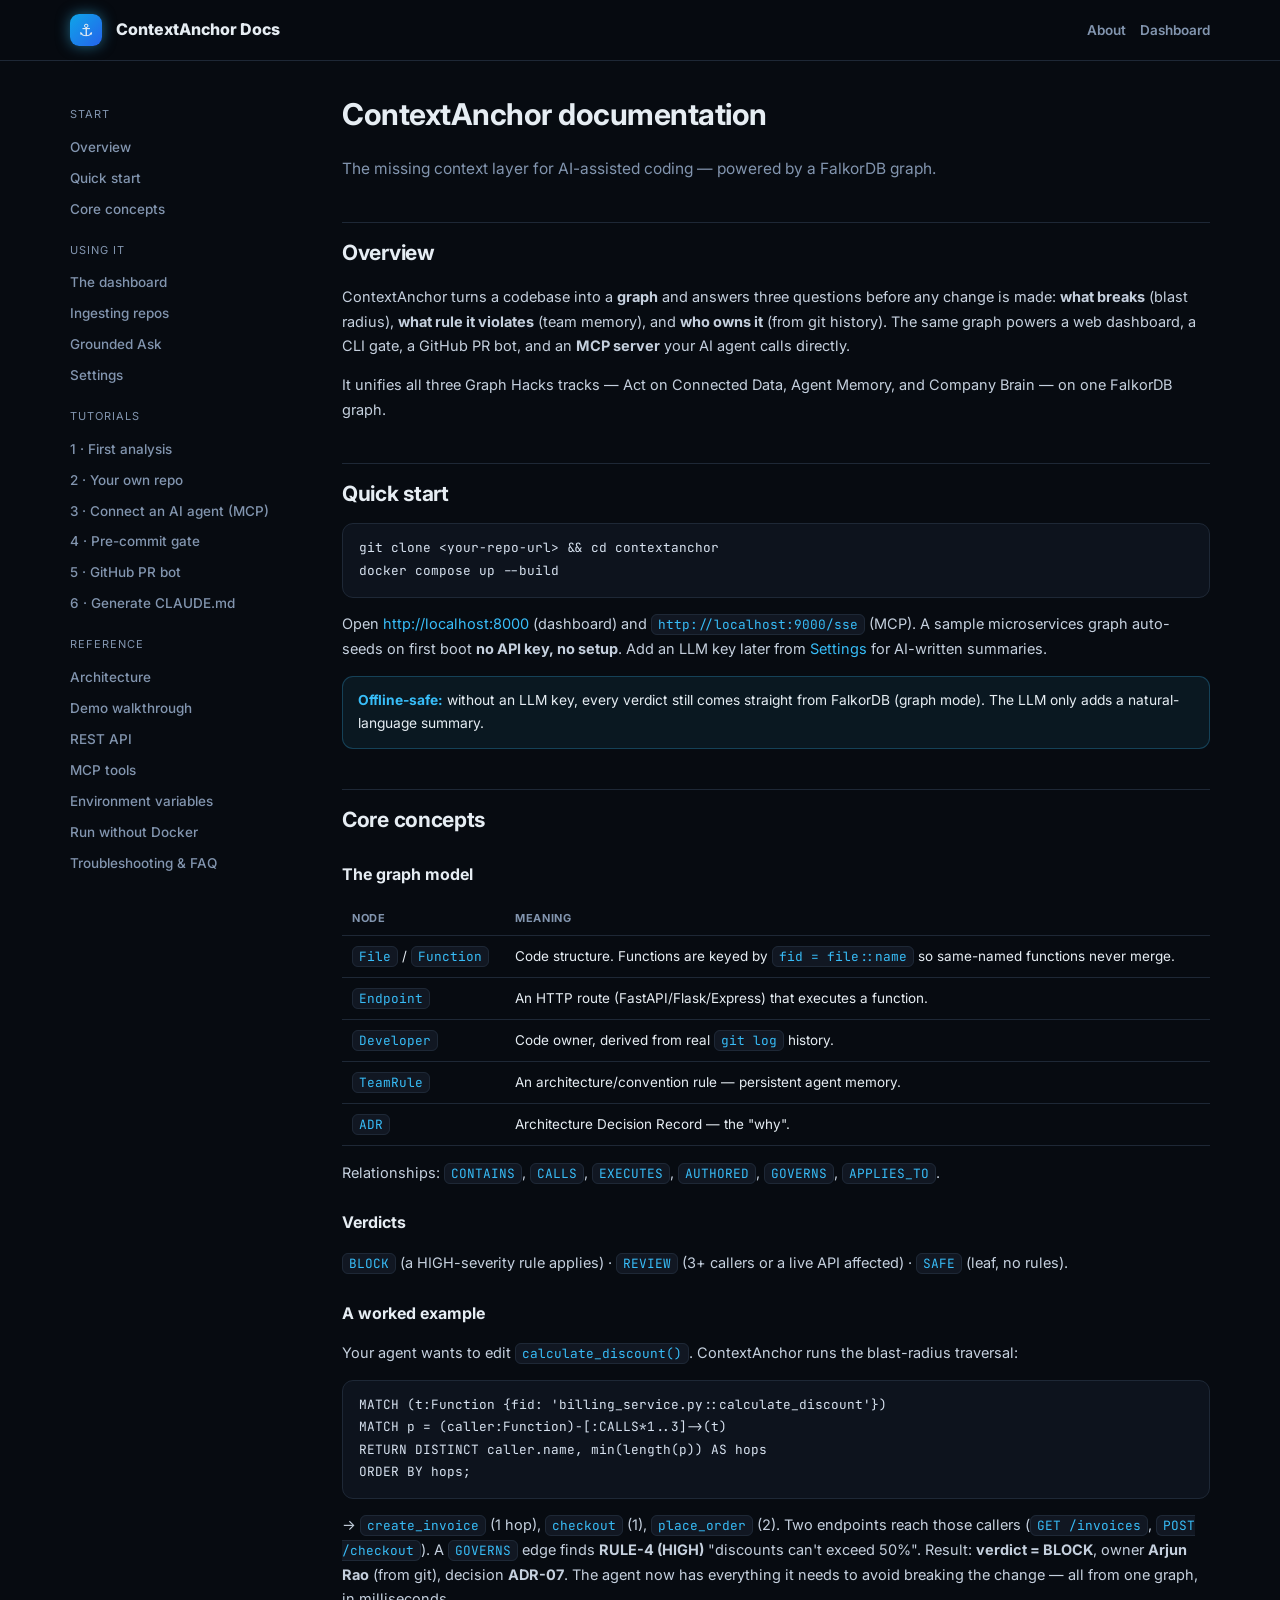
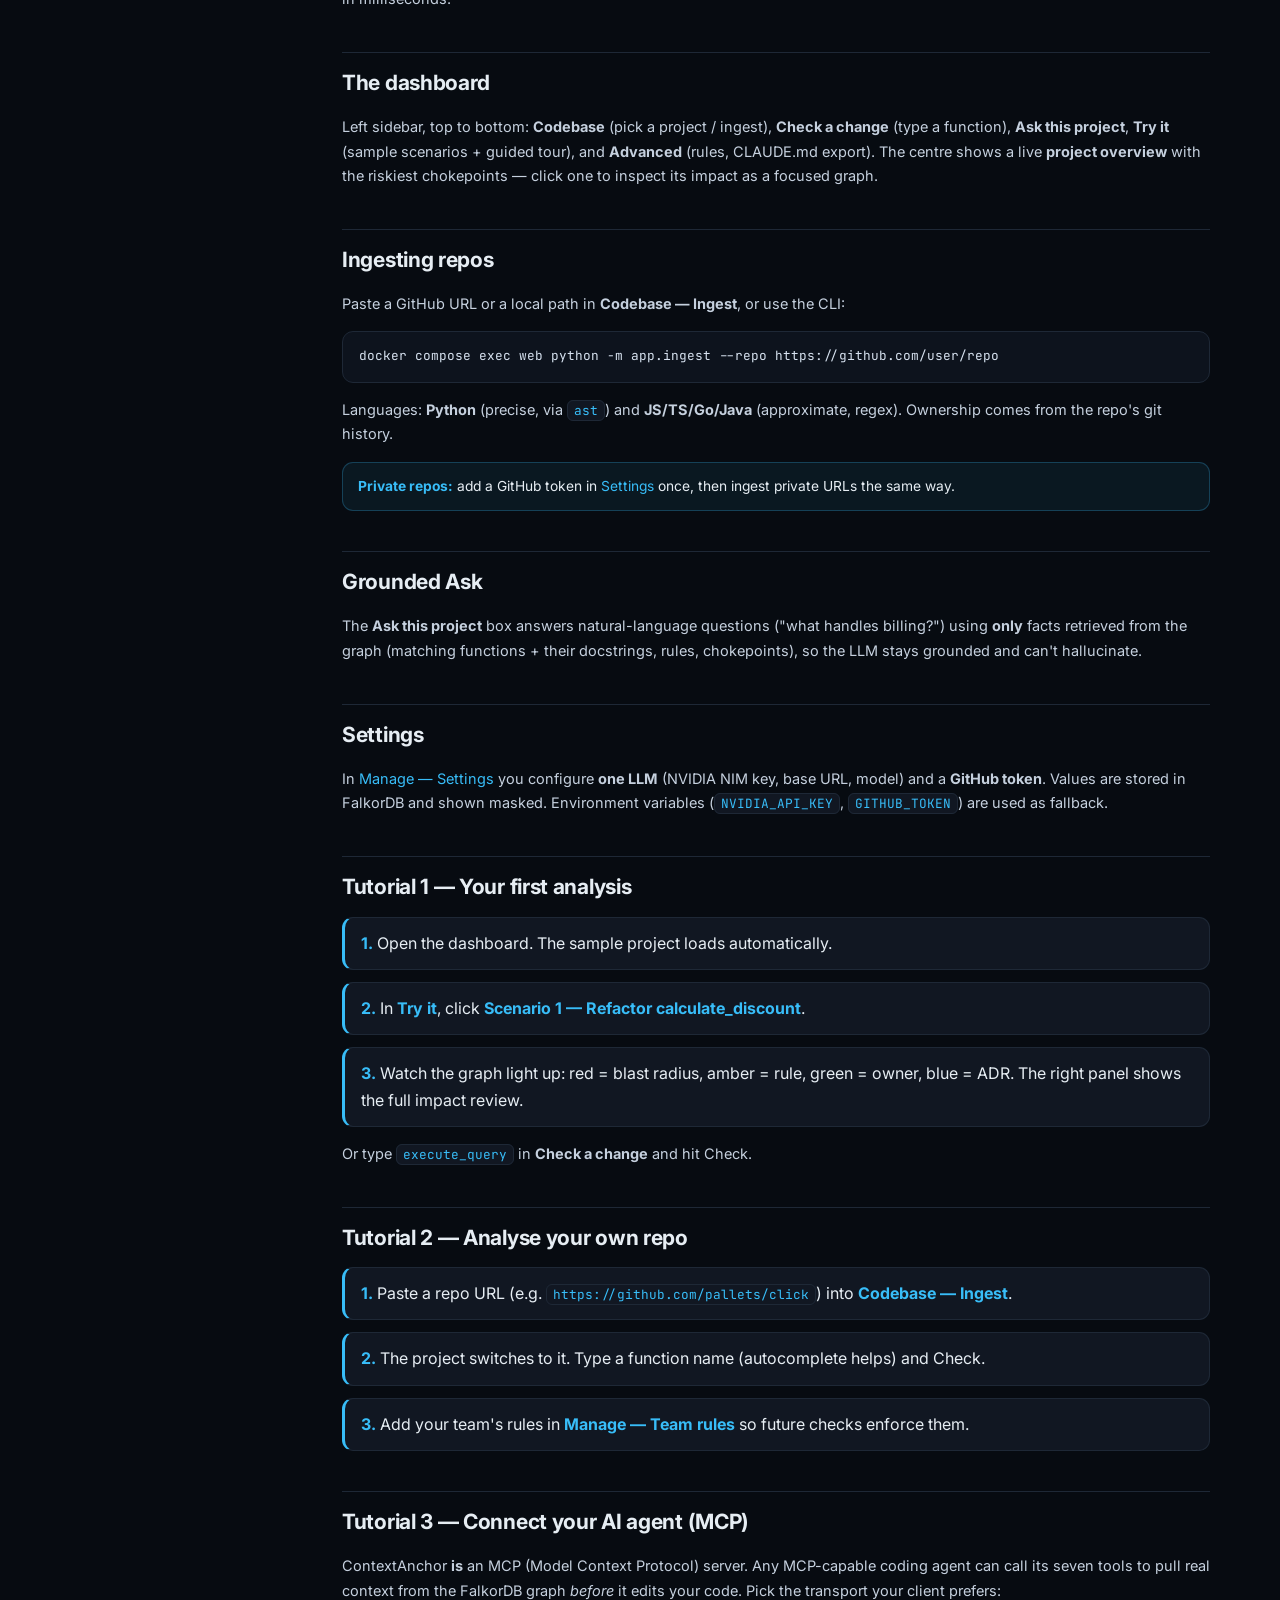
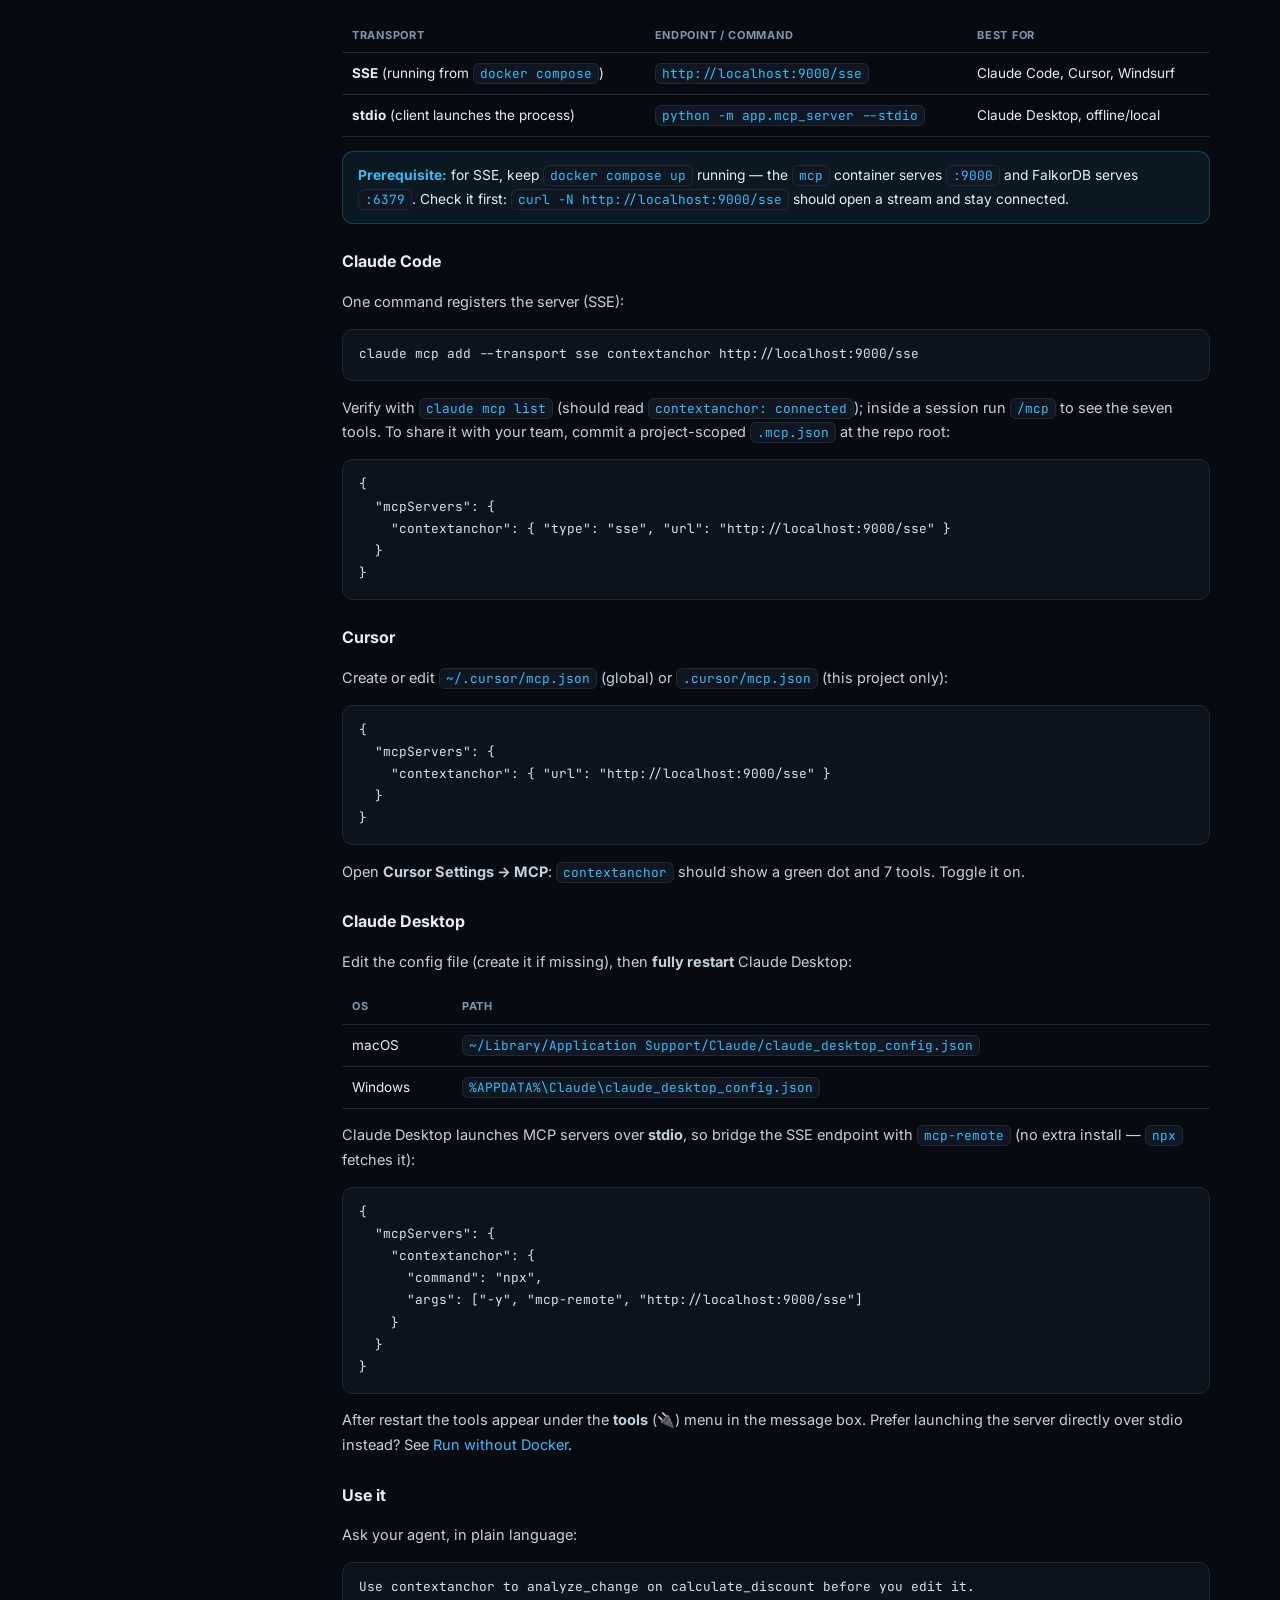
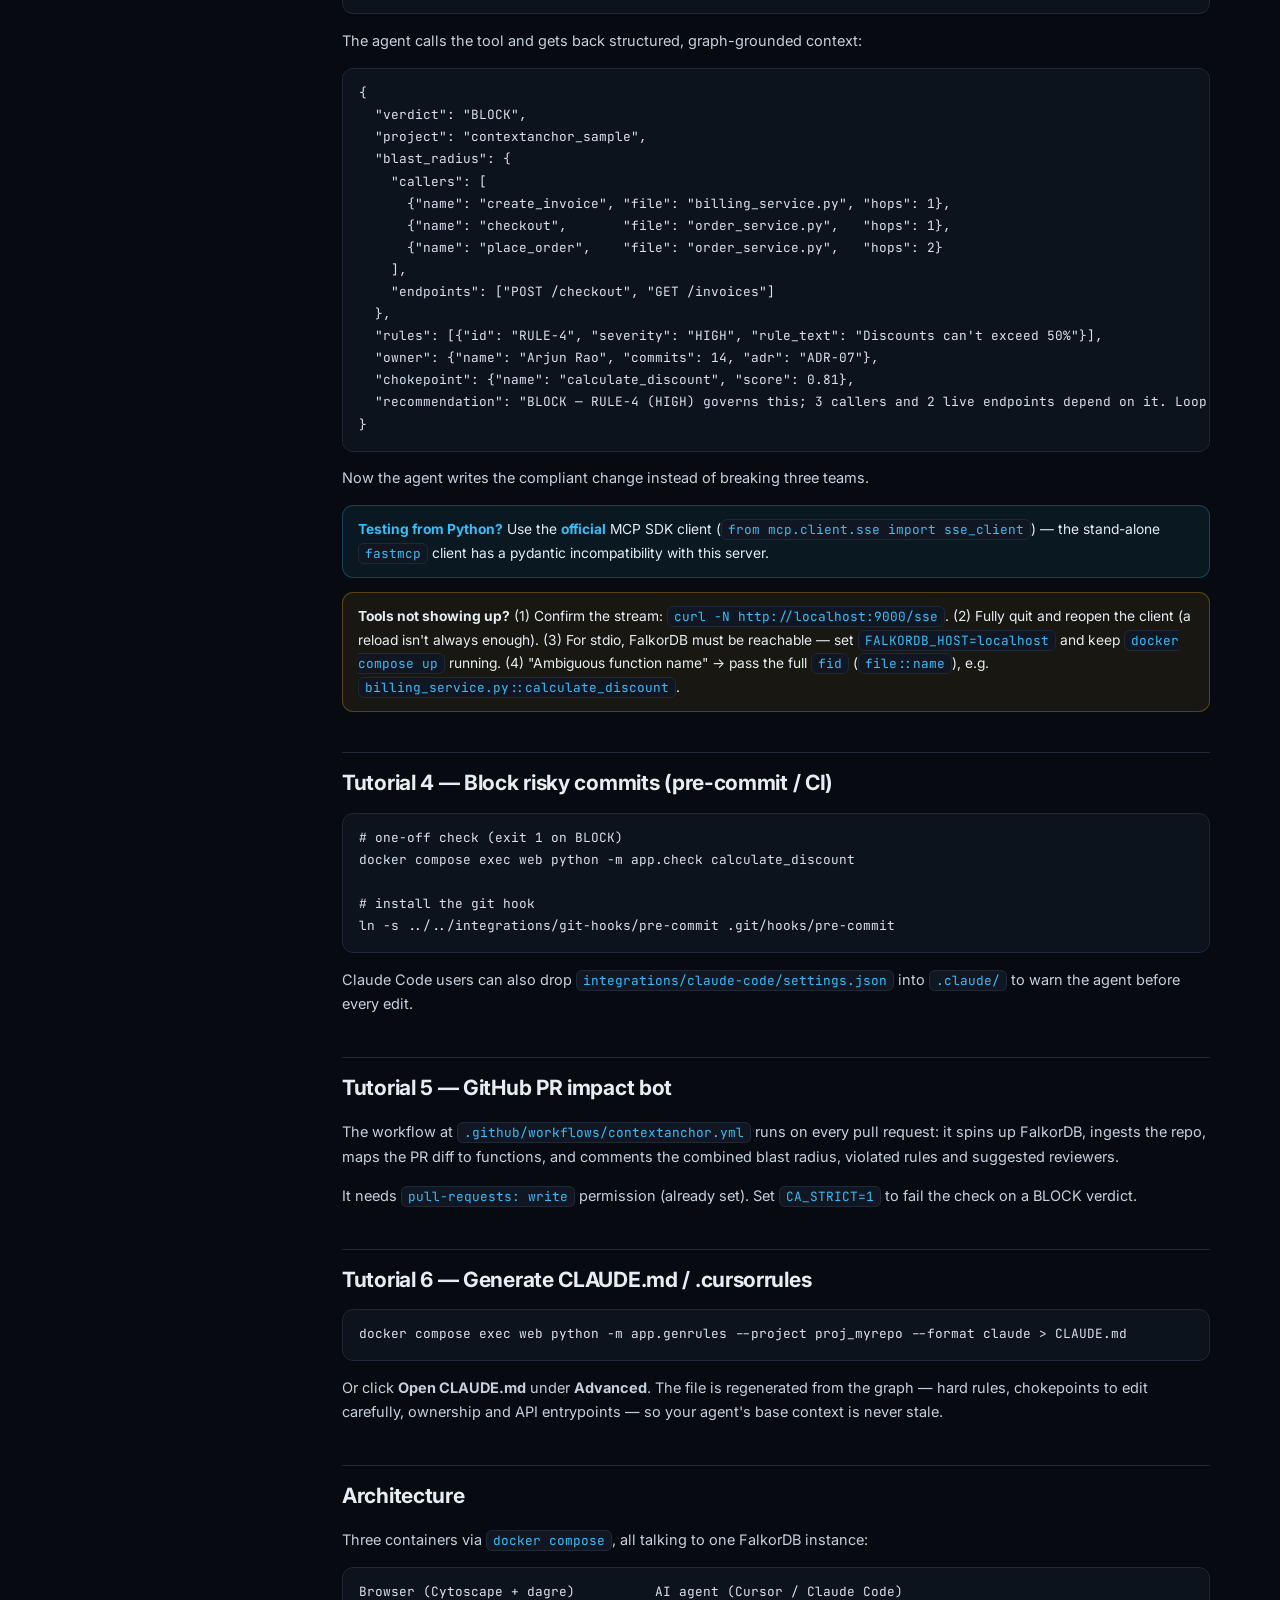
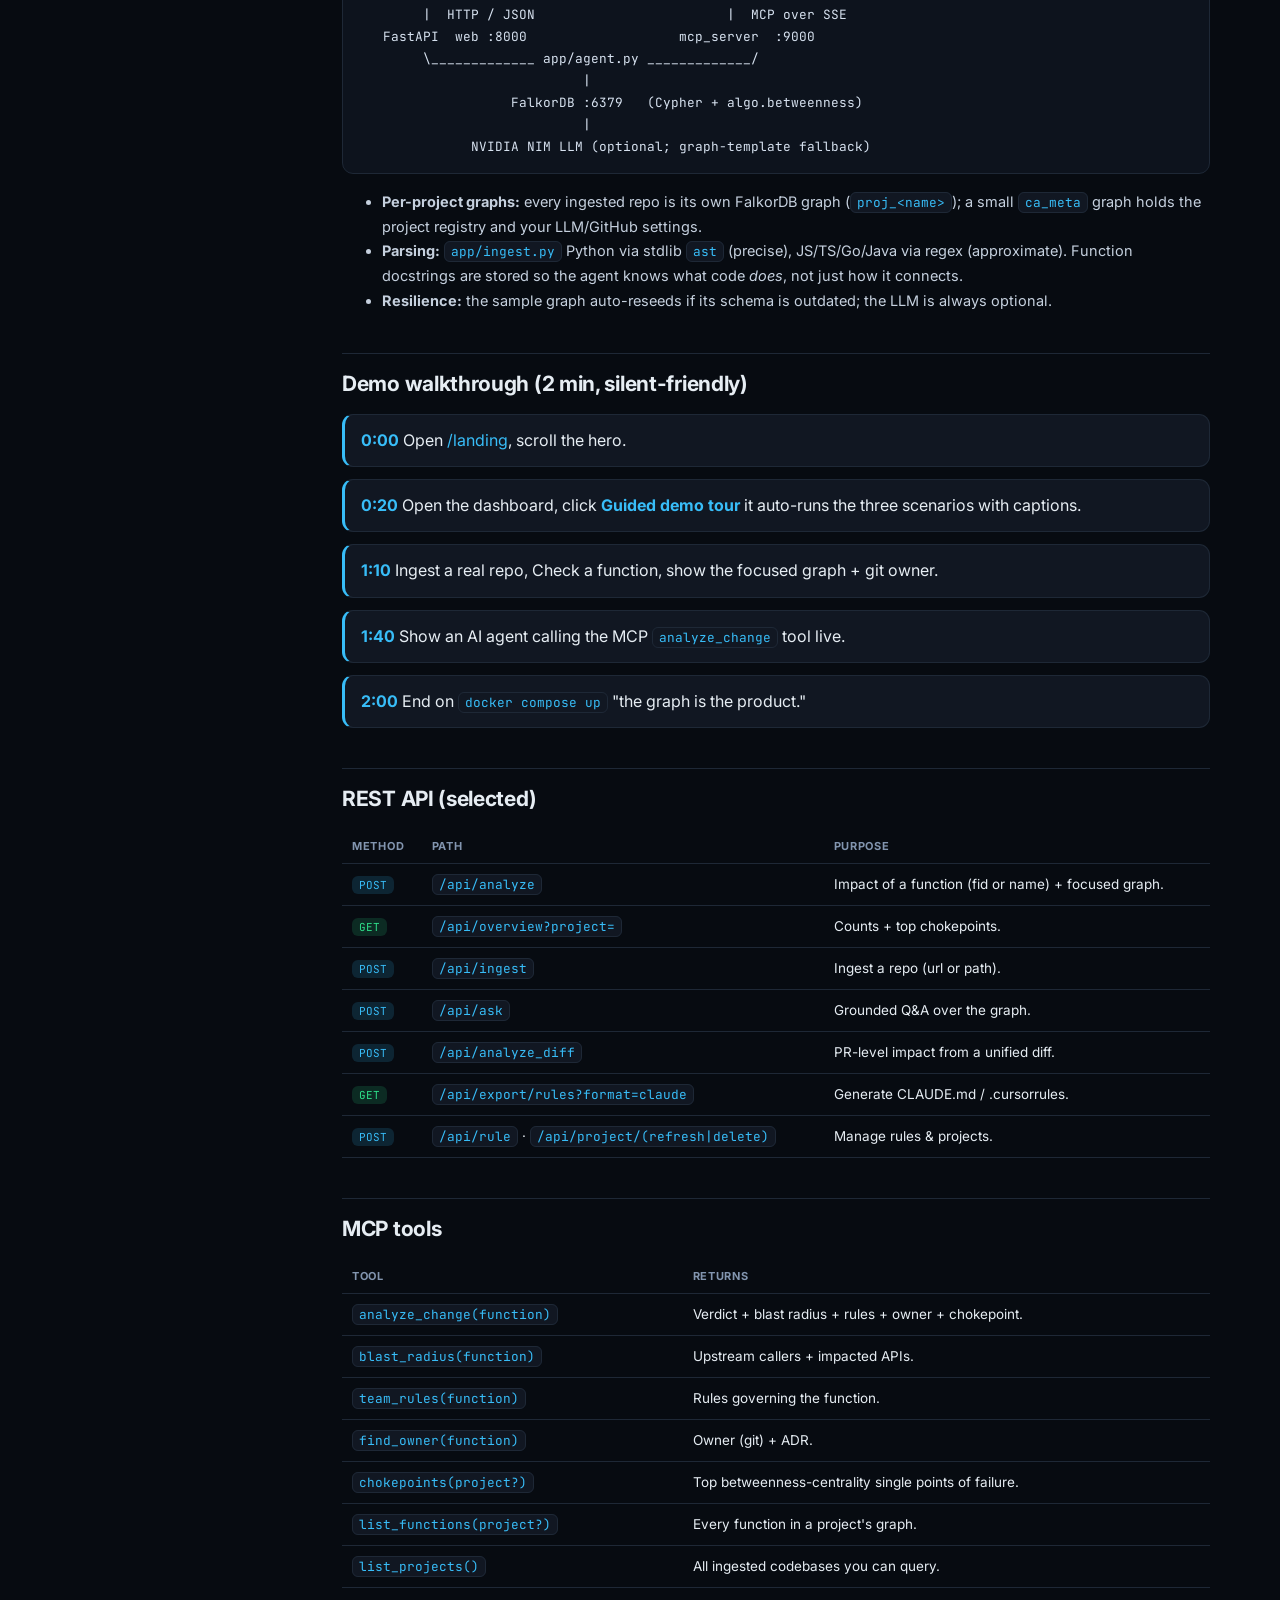
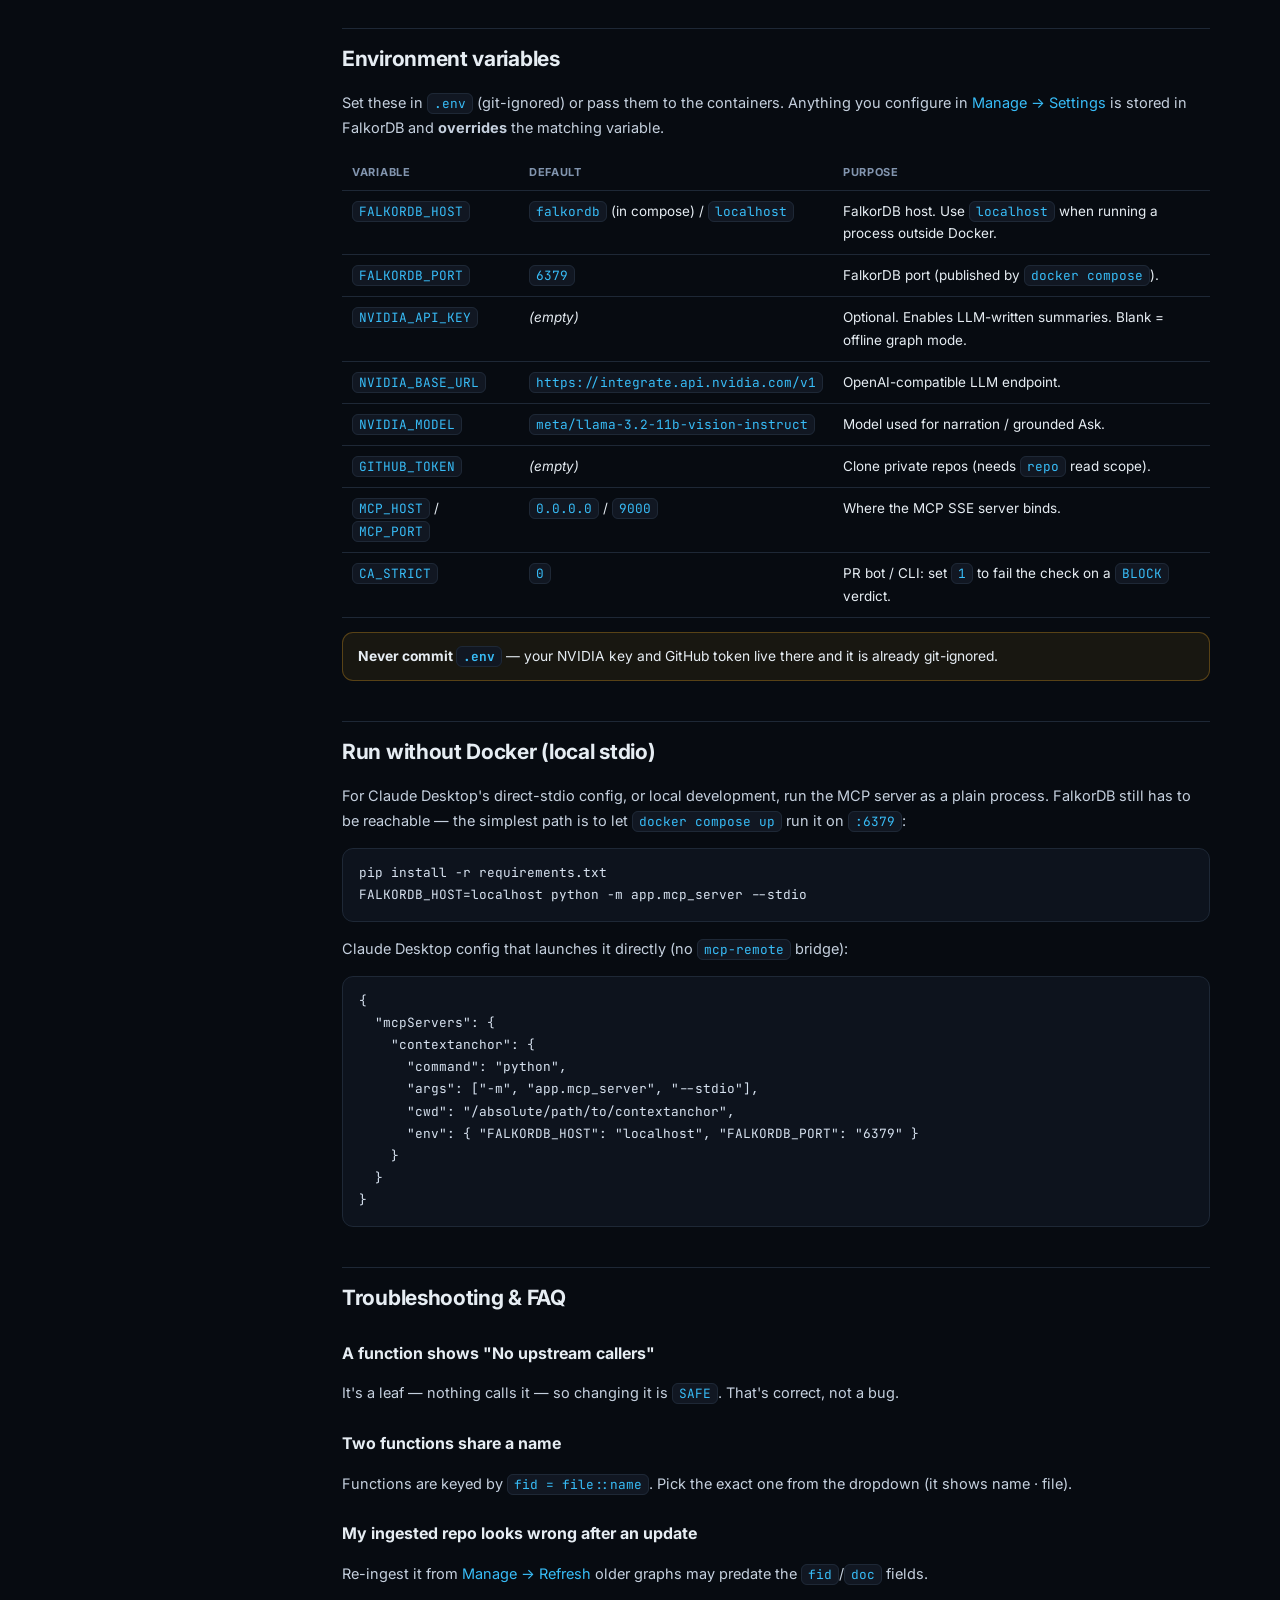
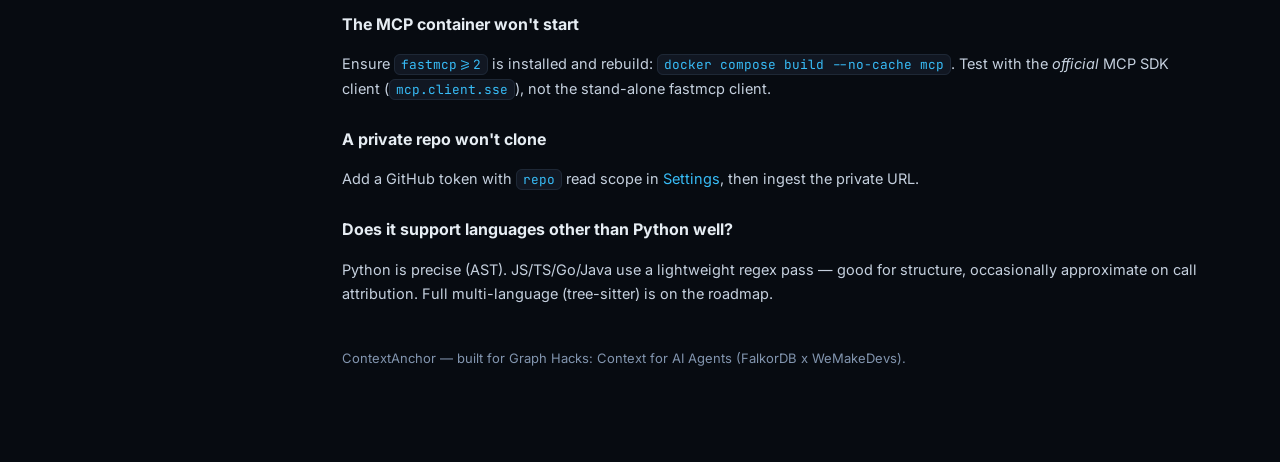
<file: app/static/docs.html>
<!doctype html>
<html lang="en">
<head>
<meta charset="utf-8" />
<meta name="viewport" content="width=device-width, initial-scale=1" />
<title>ContextAnchor — Docs & Tutorials</title>
<link rel="preconnect" href="https://fonts.googleapis.com">
<link href="https://fonts.googleapis.com/css2?family=Inter:wght@400;500;600;700;800&family=JetBrains+Mono:wght@400;600&display=swap" rel="stylesheet">
<style>
:root{--bg:#070b11;--panel:#111722;--panel2:#0d131d;--line:#1e2836;--txt:#e6edf3;--mut:#8295af;--acc:#38bdf8;--red:#ff3b5c;--amber:#ffb224;--green:#2fe08a;--mono:'JetBrains Mono',monospace}
*{box-sizing:border-box}html{scroll-behavior:smooth}
body{margin:0;background:var(--bg);color:var(--txt);font-family:'Inter',system-ui,sans-serif;line-height:1.7}
a{color:var(--acc);text-decoration:none}a:hover{text-decoration:underline}
nav{position:sticky;top:0;z-index:50;backdrop-filter:blur(10px);background:rgba(7,11,17,.74);border-bottom:1px solid var(--line)}
nav .inner{max-width:1180px;margin:0 auto;display:flex;align-items:center;gap:14px;height:60px;padding:0 20px}
.logo{width:32px;height:32px;display:grid;place-items:center;font-size:17px;background:linear-gradient(135deg,#0ea5e9,#2563eb);border-radius:9px;box-shadow:0 0 14px rgba(56,189,248,.5)}
.brand{font-weight:800;font-size:16px}nav .sp{flex:1}
nav a.link{color:var(--mut);font-weight:600;font-size:13.5px}
.layout{max-width:1180px;margin:0 auto;display:grid;grid-template-columns:238px 1fr;gap:34px;padding:28px 20px 80px}
aside{position:sticky;top:82px;align-self:start;height:max-content;font-size:13.5px}
aside .grp{font-size:11px;text-transform:uppercase;letter-spacing:1px;color:var(--mut);margin:16px 0 8px}
aside a{display:block;color:var(--mut);padding:4px 0;font-weight:500}
aside a:hover{color:var(--txt);text-decoration:none}
main{min-width:0}
h1{font-size:30px;letter-spacing:-.5px;margin:0 0 6px}
.lede{color:var(--mut);font-size:15.5px;margin-bottom:10px}
h2{font-size:21px;margin:40px 0 10px;padding-top:12px;border-top:1px solid var(--line);letter-spacing:-.3px}
h3{font-size:16px;margin:24px 0 6px}
p,li{color:#c5d0de;font-size:14.5px}
code{font-family:var(--mono);font-size:12.8px;background:var(--panel);border:1px solid var(--line);border-radius:6px;padding:1px 6px;color:var(--acc)}
pre{background:var(--panel2);border:1px solid var(--line);border-radius:11px;padding:14px 16px;overflow:auto;margin:12px 0}
pre code{background:none;border:none;padding:0;color:#d7e2f0;font-size:12.8px;line-height:1.6}
.note{background:rgba(56,189,248,.07);border:1px solid rgba(56,189,248,.25);border-radius:11px;padding:12px 15px;margin:14px 0;font-size:13.8px}
.note b{color:var(--acc)}
.warn{background:rgba(255,178,36,.07);border:1px solid rgba(255,178,36,.28);border-radius:11px;padding:12px 15px;margin:14px 0;font-size:13.8px}
.step{background:var(--panel);border:1px solid var(--line);border-left:3px solid var(--acc);border-radius:11px;padding:12px 16px;margin:12px 0}
.step b{color:var(--acc)}
table{width:100%;border-collapse:collapse;margin:12px 0;font-size:13.5px}
th{text-align:left;color:var(--mut);font-size:11px;text-transform:uppercase;letter-spacing:.7px;padding:8px 10px;border-bottom:1px solid var(--line)}
td{padding:9px 10px;border-bottom:1px solid var(--line);vertical-align:top}
td code{white-space:nowrap}
.pill{font-family:var(--mono);font-size:11px;padding:2px 7px;border-radius:6px}
.get{background:rgba(47,224,138,.15);color:var(--green)}.post{background:rgba(56,189,248,.15);color:var(--acc)}
@media(max-width:860px){.layout{grid-template-columns:1fr}aside{position:static}}
</style>
</head>
<body>
<nav><div class="inner">
  <div class="logo">⚓</div><div class="brand">ContextAnchor Docs</div>
  <div class="sp"></div>
  <a class="link" href="/landing">About</a>
  <a class="link" href="/">Dashboard</a>
</div></nav>

<div class="layout">
<aside>
  <div class="grp">Start</div>
  <a href="#overview">Overview</a>
  <a href="#quickstart">Quick start</a>
  <a href="#concepts">Core concepts</a>
  <div class="grp">Using it</div>
  <a href="#dashboard">The dashboard</a>
  <a href="#ingest">Ingesting repos</a>
  <a href="#ask">Grounded Ask</a>
  <a href="#settings">Settings</a>
  <div class="grp">Tutorials</div>
  <a href="#t-first">1 · First analysis</a>
  <a href="#t-repo">2 · Your own repo</a>
  <a href="#t-mcp">3 · Connect an AI agent (MCP)</a>
  <a href="#t-precommit">4 · Pre-commit gate</a>
  <a href="#t-prbot">5 · GitHub PR bot</a>
  <a href="#t-claudemd">6 · Generate CLAUDE.md</a>
  <div class="grp">Reference</div>
  <a href="#architecture">Architecture</a>
  <a href="#demo">Demo walkthrough</a>
  <a href="#api">REST API</a>
  <a href="#mcptools">MCP tools</a>
  <a href="#envvars">Environment variables</a>
  <a href="#nodocker">Run without Docker</a>
  <a href="#faq">Troubleshooting &amp; FAQ</a>
</aside>

<main>
  <h1>ContextAnchor documentation</h1>
  <p class="lede">The missing context layer for AI-assisted coding — powered by a FalkorDB graph.</p>

  <h2 id="overview">Overview</h2>
  <p>ContextAnchor turns a codebase into a <b>graph</b> and answers three questions before any change is made:
  <b>what breaks</b> (blast radius), <b>what rule it violates</b> (team memory), and <b>who owns it</b> (from git history).
  The same graph powers a web dashboard, a CLI gate, a GitHub PR bot, and an <b>MCP server</b> your AI agent calls directly.</p>
  <p>It unifies all three Graph Hacks tracks — Act on Connected Data, Agent Memory, and Company Brain — on one FalkorDB graph.</p>

  <h2 id="quickstart">Quick start</h2>
  <pre><code>git clone &lt;your-repo-url&gt; &amp;&amp; cd contextanchor
docker compose up --build</code></pre>
  <p>Open <a href="/">http://localhost:8000</a> (dashboard) and <code>http://localhost:9000/sse</code> (MCP).
  A sample microservices graph auto-seeds on first boot  <b>no API key, no setup</b>. Add an LLM key later from
  <a href="/manage">Settings</a> for AI-written summaries.</p>
  <div class="note"><b>Offline-safe:</b> without an LLM key, every verdict still comes straight from FalkorDB (graph mode). The LLM only adds a natural-language summary.</div>

  <h2 id="concepts">Core concepts</h2>
  <h3>The graph model</h3>
  <table><tr><th>Node</th><th>Meaning</th></tr>
  <tr><td><code>File</code> / <code>Function</code></td><td>Code structure. Functions are keyed by <code>fid = file::name</code> so same-named functions never merge.</td></tr>
  <tr><td><code>Endpoint</code></td><td>An HTTP route (FastAPI/Flask/Express) that executes a function.</td></tr>
  <tr><td><code>Developer</code></td><td>Code owner, derived from real <code>git log</code> history.</td></tr>
  <tr><td><code>TeamRule</code></td><td>An architecture/convention rule — persistent agent memory.</td></tr>
  <tr><td><code>ADR</code></td><td>Architecture Decision Record — the "why".</td></tr></table>
  <p>Relationships: <code>CONTAINS</code>, <code>CALLS</code>, <code>EXECUTES</code>, <code>AUTHORED</code>, <code>GOVERNS</code>, <code>APPLIES_TO</code>.</p>
  <h3>Verdicts</h3>
  <p><code>BLOCK</code> (a HIGH-severity rule applies) · <code>REVIEW</code> (3+ callers or a live API affected) · <code>SAFE</code> (leaf, no rules).</p>
  <h3>A worked example</h3>
  <p>Your agent wants to edit <code>calculate_discount()</code>. ContextAnchor runs the blast-radius traversal:</p>
  <pre><code>MATCH (t:Function {fid: 'billing_service.py::calculate_discount'})
MATCH p = (caller:Function)-[:CALLS*1..3]-&gt;(t)
RETURN DISTINCT caller.name, min(length(p)) AS hops
ORDER BY hops;</code></pre>
  <p>→ <code>create_invoice</code> (1 hop), <code>checkout</code> (1), <code>place_order</code> (2). Two endpoints reach those callers
  (<code>GET /invoices</code>, <code>POST /checkout</code>). A <code>GOVERNS</code> edge finds <b>RULE-4 (HIGH)</b>  "discounts can't
  exceed 50%". Result: <b>verdict = BLOCK</b>, owner <b>Arjun Rao</b> (from git), decision <b>ADR-07</b>. The agent now has
  everything it needs to avoid breaking the change — all from one graph, in milliseconds.</p>

  <h2 id="dashboard">The dashboard</h2>
  <p>Left sidebar, top to bottom: <b>Codebase</b> (pick a project / ingest), <b>Check a change</b> (type a function),
  <b>Ask this project</b>, <b>Try it</b> (sample scenarios + guided tour), and <b>Advanced</b> (rules, CLAUDE.md export).
  The centre shows a live <b>project overview</b> with the riskiest chokepoints — click one to inspect its impact as a focused graph.</p>

  <h2 id="ingest">Ingesting repos</h2>
  <p>Paste a GitHub URL or a local path in <b>Codebase — Ingest</b>, or use the CLI:</p>
  <pre><code>docker compose exec web python -m app.ingest --repo https://github.com/user/repo</code></pre>
  <p>Languages: <b>Python</b> (precise, via <code>ast</code>) and <b>JS/TS/Go/Java</b> (approximate, regex). Ownership comes from the repo's git history.</p>
  <div class="note"><b>Private repos:</b> add a GitHub token in <a href="/manage">Settings</a> once, then ingest private URLs the same way.</div>

  <h2 id="ask">Grounded Ask</h2>
  <p>The <b>Ask this project</b> box answers natural-language questions ("what handles billing?") using <b>only</b> facts
  retrieved from the graph (matching functions + their docstrings, rules, chokepoints), so the LLM stays grounded and can't hallucinate.</p>

  <h2 id="settings">Settings</h2>
  <p>In <a href="/manage">Manage — Settings</a> you configure <b>one LLM</b> (NVIDIA NIM key, base URL, model) and a <b>GitHub token</b>.
  Values are stored in FalkorDB and shown masked. Environment variables (<code>NVIDIA_API_KEY</code>, <code>GITHUB_TOKEN</code>) are used as fallback.</p>

  <h2 id="t-first">Tutorial 1 — Your first analysis</h2>
  <div class="step"><b>1.</b> Open the dashboard. The sample project loads automatically.</div>
  <div class="step"><b>2.</b> In <b>Try it</b>, click <b>Scenario 1 — Refactor calculate_discount</b>.</div>
  <div class="step"><b>3.</b> Watch the graph light up: red = blast radius, amber = rule, green = owner, blue = ADR. The right panel shows the full impact review.</div>
  <p>Or type <code>execute_query</code> in <b>Check a change</b> and hit Check.</p>

  <h2 id="t-repo">Tutorial 2 — Analyse your own repo</h2>
  <div class="step"><b>1.</b> Paste a repo URL (e.g. <code>https://github.com/pallets/click</code>) into <b>Codebase — Ingest</b>.</div>
  <div class="step"><b>2.</b> The project switches to it. Type a function name (autocomplete helps) and Check.</div>
  <div class="step"><b>3.</b> Add your team's rules in <b>Manage — Team rules</b> so future checks enforce them.</div>

  <h2 id="t-mcp">Tutorial 3 — Connect your AI agent (MCP)</h2>
  <p>ContextAnchor <b>is</b> an MCP (Model Context Protocol) server. Any MCP-capable coding agent can call its
  seven tools to pull real context from the FalkorDB graph <i>before</i> it edits your code. Pick the transport
  your client prefers:</p>
  <table>
    <tr><th>Transport</th><th>Endpoint / command</th><th>Best for</th></tr>
    <tr><td><b>SSE</b> (running from <code>docker compose</code>)</td><td><code>http://localhost:9000/sse</code></td><td>Claude Code, Cursor, Windsurf</td></tr>
    <tr><td><b>stdio</b> (client launches the process)</td><td><code>python -m app.mcp_server --stdio</code></td><td>Claude Desktop, offline/local</td></tr>
  </table>
  <div class="note"><b>Prerequisite:</b> for SSE, keep <code>docker compose up</code> running — the <code>mcp</code> container
  serves <code>:9000</code> and FalkorDB serves <code>:6379</code>. Check it first: <code>curl -N http://localhost:9000/sse</code>
  should open a stream and stay connected.</div>

  <h3>Claude Code</h3>
  <p>One command registers the server (SSE):</p>
  <pre><code>claude mcp add --transport sse contextanchor http://localhost:9000/sse</code></pre>
  <p>Verify with <code>claude mcp list</code> (should read <code>contextanchor: connected</code>); inside a session run
  <code>/mcp</code> to see the seven tools. To share it with your team, commit a project-scoped <code>.mcp.json</code> at the repo root:</p>
  <pre><code>{
  "mcpServers": {
    "contextanchor": { "type": "sse", "url": "http://localhost:9000/sse" }
  }
}</code></pre>

  <h3>Cursor</h3>
  <p>Create or edit <code>~/.cursor/mcp.json</code> (global) or <code>.cursor/mcp.json</code> (this project only):</p>
  <pre><code>{
  "mcpServers": {
    "contextanchor": { "url": "http://localhost:9000/sse" }
  }
}</code></pre>
  <p>Open <b>Cursor Settings → MCP</b>: <code>contextanchor</code> should show a green dot and 7 tools. Toggle it on.</p>

  <h3>Claude Desktop</h3>
  <p>Edit the config file (create it if missing), then <b>fully restart</b> Claude Desktop:</p>
  <table>
    <tr><th>OS</th><th>Path</th></tr>
    <tr><td>macOS</td><td><code>~/Library/Application Support/Claude/claude_desktop_config.json</code></td></tr>
    <tr><td>Windows</td><td><code>%APPDATA%\Claude\claude_desktop_config.json</code></td></tr>
  </table>
  <p>Claude Desktop launches MCP servers over <b>stdio</b>, so bridge the SSE endpoint with <code>mcp-remote</code>
  (no extra install — <code>npx</code> fetches it):</p>
  <pre><code>{
  "mcpServers": {
    "contextanchor": {
      "command": "npx",
      "args": ["-y", "mcp-remote", "http://localhost:9000/sse"]
    }
  }
}</code></pre>
  <p>After restart the tools appear under the <b>tools</b> (🔌) menu in the message box. Prefer launching the server
  directly over stdio instead? See <a href="#nodocker">Run without Docker</a>.</p>

  <h3>Use it</h3>
  <p>Ask your agent, in plain language:</p>
  <pre><code>Use contextanchor to analyze_change on calculate_discount before you edit it.</code></pre>
  <p>The agent calls the tool and gets back structured, graph-grounded context:</p>
  <pre><code>{
  "verdict": "BLOCK",
  "project": "contextanchor_sample",
  "blast_radius": {
    "callers": [
      {"name": "create_invoice", "file": "billing_service.py", "hops": 1},
      {"name": "checkout",       "file": "order_service.py",   "hops": 1},
      {"name": "place_order",    "file": "order_service.py",   "hops": 2}
    ],
    "endpoints": ["POST /checkout", "GET /invoices"]
  },
  "rules": [{"id": "RULE-4", "severity": "HIGH", "rule_text": "Discounts can't exceed 50%"}],
  "owner": {"name": "Arjun Rao", "commits": 14, "adr": "ADR-07"},
  "chokepoint": {"name": "calculate_discount", "score": 0.81},
  "recommendation": "BLOCK — RULE-4 (HIGH) governs this; 3 callers and 2 live endpoints depend on it. Loop in Arjun Rao."
}</code></pre>
  <p>Now the agent writes the compliant change instead of breaking three teams.</p>
  <div class="note"><b>Testing from Python?</b> Use the <b>official</b> MCP SDK client
  (<code>from mcp.client.sse import sse_client</code>) — the stand-alone <code>fastmcp</code> client has a pydantic
  incompatibility with this server.</div>
  <div class="warn"><b>Tools not showing up?</b> (1) Confirm the stream: <code>curl -N http://localhost:9000/sse</code>.
  (2) Fully quit and reopen the client (a reload isn't always enough). (3) For stdio, FalkorDB must be reachable —
  set <code>FALKORDB_HOST=localhost</code> and keep <code>docker compose up</code> running. (4) "Ambiguous function
  name" → pass the full <code>fid</code> (<code>file::name</code>), e.g. <code>billing_service.py::calculate_discount</code>.</div>
  <h2 id="t-precommit">Tutorial 4 — Block risky commits (pre-commit / CI)</h2>
  <pre><code># one-off check (exit 1 on BLOCK)
docker compose exec web python -m app.check calculate_discount

# install the git hook
ln -s ../../integrations/git-hooks/pre-commit .git/hooks/pre-commit</code></pre>
  <p>Claude Code users can also drop <code>integrations/claude-code/settings.json</code> into <code>.claude/</code> to warn the agent before every edit.</p>

  <h2 id="t-prbot">Tutorial 5 — GitHub PR impact bot</h2>
  <p>The workflow at <code>.github/workflows/contextanchor.yml</code> runs on every pull request: it spins up FalkorDB,
  ingests the repo, maps the PR diff to functions, and comments the combined blast radius, violated rules and suggested reviewers.</p>
  <p>It needs <code>pull-requests: write</code> permission (already set). Set <code>CA_STRICT=1</code> to fail the check on a BLOCK verdict.</p>

  <h2 id="t-claudemd">Tutorial 6 — Generate CLAUDE.md / .cursorrules</h2>
  <pre><code>docker compose exec web python -m app.genrules --project proj_myrepo --format claude &gt; CLAUDE.md</code></pre>
  <p>Or click <b>Open CLAUDE.md</b> under <b>Advanced</b>. The file is regenerated from the graph — hard rules, chokepoints
  to edit carefully, ownership and API entrypoints — so your agent's base context is never stale.</p>

  <h2 id="architecture">Architecture</h2>
  <p>Three containers via <code>docker compose</code>, all talking to one FalkorDB instance:</p>
  <pre><code>Browser (Cytoscape + dagre)          AI agent (Cursor / Claude Code)
        |  HTTP / JSON                        |  MCP over SSE
   FastAPI  web :8000                   mcp_server  :9000
        \_____________ app/agent.py _____________/
                            |
                   FalkorDB :6379   (Cypher + algo.betweenness)
                            |
              NVIDIA NIM LLM (optional; graph-template fallback)</code></pre>
  <ul>
    <li><b>Per-project graphs:</b> every ingested repo is its own FalkorDB graph (<code>proj_&lt;name&gt;</code>); a small
      <code>ca_meta</code> graph holds the project registry and your LLM/GitHub settings.</li>
    <li><b>Parsing:</b> <code>app/ingest.py</code>  Python via stdlib <code>ast</code> (precise), JS/TS/Go/Java via regex (approximate).
      Function docstrings are stored so the agent knows what code <i>does</i>, not just how it connects.</li>
    <li><b>Resilience:</b> the sample graph auto-reseeds if its schema is outdated; the LLM is always optional.</li>
  </ul>

  <h2 id="demo">Demo walkthrough (2 min, silent-friendly)</h2>
  <div class="step"><b>0:00</b>  Open <a href="/landing">/landing</a>, scroll the hero.</div>
  <div class="step"><b>0:20</b>  Open the dashboard, click <b>Guided demo tour</b>  it auto-runs the three scenarios with captions.</div>
  <div class="step"><b>1:10</b>  Ingest a real repo, Check a function, show the focused graph + git owner.</div>
  <div class="step"><b>1:40</b>  Show an AI agent calling the MCP <code>analyze_change</code> tool live.</div>
  <div class="step"><b>2:00</b>  End on <code>docker compose up</code>  "the graph is the product."</div>

  <h2 id="api">REST API (selected)</h2>
  <table>
  <tr><th>Method</th><th>Path</th><th>Purpose</th></tr>
  <tr><td><span class="pill post">POST</span></td><td><code>/api/analyze</code></td><td>Impact of a function (fid or name) + focused graph.</td></tr>
  <tr><td><span class="pill get">GET</span></td><td><code>/api/overview?project=</code></td><td>Counts + top chokepoints.</td></tr>
  <tr><td><span class="pill post">POST</span></td><td><code>/api/ingest</code></td><td>Ingest a repo (url or path).</td></tr>
  <tr><td><span class="pill post">POST</span></td><td><code>/api/ask</code></td><td>Grounded Q&amp;A over the graph.</td></tr>
  <tr><td><span class="pill post">POST</span></td><td><code>/api/analyze_diff</code></td><td>PR-level impact from a unified diff.</td></tr>
  <tr><td><span class="pill get">GET</span></td><td><code>/api/export/rules?format=claude</code></td><td>Generate CLAUDE.md / .cursorrules.</td></tr>
  <tr><td><span class="pill post">POST</span></td><td><code>/api/rule</code> · <code>/api/project/(refresh|delete)</code></td><td>Manage rules &amp; projects.</td></tr>
  </table>

  <h2 id="mcptools">MCP tools</h2>
  <table>
  <tr><th>Tool</th><th>Returns</th></tr>
  <tr><td><code>analyze_change(function)</code></td><td>Verdict + blast radius + rules + owner + chokepoint.</td></tr>
  <tr><td><code>blast_radius(function)</code></td><td>Upstream callers + impacted APIs.</td></tr>
  <tr><td><code>team_rules(function)</code></td><td>Rules governing the function.</td></tr>
  <tr><td><code>find_owner(function)</code></td><td>Owner (git) + ADR.</td></tr>
  <tr><td><code>chokepoints(project?)</code></td><td>Top betweenness-centrality single points of failure.</td></tr>
  <tr><td><code>list_functions(project?)</code></td><td>Every function in a project's graph.</td></tr>
  <tr><td><code>list_projects()</code></td><td>All ingested codebases you can query.</td></tr>
  </table>

  <h2 id="envvars">Environment variables</h2>
  <p>Set these in <code>.env</code> (git-ignored) or pass them to the containers. Anything you configure in
  <a href="/manage">Manage → Settings</a> is stored in FalkorDB and <b>overrides</b> the matching variable.</p>
  <table>
    <tr><th>Variable</th><th>Default</th><th>Purpose</th></tr>
    <tr><td><code>FALKORDB_HOST</code></td><td><code>falkordb</code> (in compose) / <code>localhost</code></td><td>FalkorDB host. Use <code>localhost</code> when running a process outside Docker.</td></tr>
    <tr><td><code>FALKORDB_PORT</code></td><td><code>6379</code></td><td>FalkorDB port (published by <code>docker compose</code>).</td></tr>
    <tr><td><code>NVIDIA_API_KEY</code></td><td><i>(empty)</i></td><td>Optional. Enables LLM-written summaries. Blank = offline graph mode.</td></tr>
    <tr><td><code>NVIDIA_BASE_URL</code></td><td><code>https://integrate.api.nvidia.com/v1</code></td><td>OpenAI-compatible LLM endpoint.</td></tr>
    <tr><td><code>NVIDIA_MODEL</code></td><td><code>meta/llama-3.2-11b-vision-instruct</code></td><td>Model used for narration / grounded Ask.</td></tr>
    <tr><td><code>GITHUB_TOKEN</code></td><td><i>(empty)</i></td><td>Clone private repos (needs <code>repo</code> read scope).</td></tr>
    <tr><td><code>MCP_HOST</code> / <code>MCP_PORT</code></td><td><code>0.0.0.0</code> / <code>9000</code></td><td>Where the MCP SSE server binds.</td></tr>
    <tr><td><code>CA_STRICT</code></td><td><code>0</code></td><td>PR bot / CLI: set <code>1</code> to fail the check on a <code>BLOCK</code> verdict.</td></tr>
  </table>
  <div class="warn"><b>Never commit <code>.env</code></b> — your NVIDIA key and GitHub token live there and it is already git-ignored.</div>

  <h2 id="nodocker">Run without Docker (local stdio)</h2>
  <p>For Claude Desktop's direct-stdio config, or local development, run the MCP server as a plain process.
  FalkorDB still has to be reachable — the simplest path is to let <code>docker compose up</code> run it on <code>:6379</code>:</p>
  <pre><code>pip install -r requirements.txt
FALKORDB_HOST=localhost python -m app.mcp_server --stdio</code></pre>
  <p>Claude Desktop config that launches it directly (no <code>mcp-remote</code> bridge):</p>
  <pre><code>{
  "mcpServers": {
    "contextanchor": {
      "command": "python",
      "args": ["-m", "app.mcp_server", "--stdio"],
      "cwd": "/absolute/path/to/contextanchor",
      "env": { "FALKORDB_HOST": "localhost", "FALKORDB_PORT": "6379" }
    }
  }
}</code></pre>

  <h2 id="faq">Troubleshooting &amp; FAQ</h2>
  <h3>A function shows "No upstream callers"</h3>
  <p>It's a leaf — nothing calls it — so changing it is <code>SAFE</code>. That's correct, not a bug.</p>
  <h3>Two functions share a name</h3>
  <p>Functions are keyed by <code>fid = file::name</code>. Pick the exact one from the dropdown (it shows name · file).</p>
  <h3>My ingested repo looks wrong after an update</h3>
  <p>Re-ingest it from <a href="/manage">Manage → Refresh</a>  older graphs may predate the <code>fid</code>/<code>doc</code> fields.</p>
  <h3>The MCP container won't start</h3>
  <p>Ensure <code>fastmcp&gt;=2</code> is installed and rebuild: <code>docker compose build --no-cache mcp</code>. Test with the
  <i>official</i> MCP SDK client (<code>mcp.client.sse</code>), not the stand-alone fastmcp client.</p>
  <h3>A private repo won't clone</h3>
  <p>Add a GitHub token with <code>repo</code> read scope in <a href="/manage">Settings</a>, then ingest the private URL.</p>
  <h3>Does it support languages other than Python well?</h3>
  <p>Python is precise (AST). JS/TS/Go/Java use a lightweight regex pass — good for structure, occasionally approximate on call
  attribution. Full multi-language (tree-sitter) is on the roadmap.</p>

  <p style="margin-top:40px;color:var(--mut);font-size:13px">ContextAnchor — built for Graph Hacks: Context for AI Agents (FalkorDB x WeMakeDevs).</p>
</main>
</div>
</body>
</html>
</file>
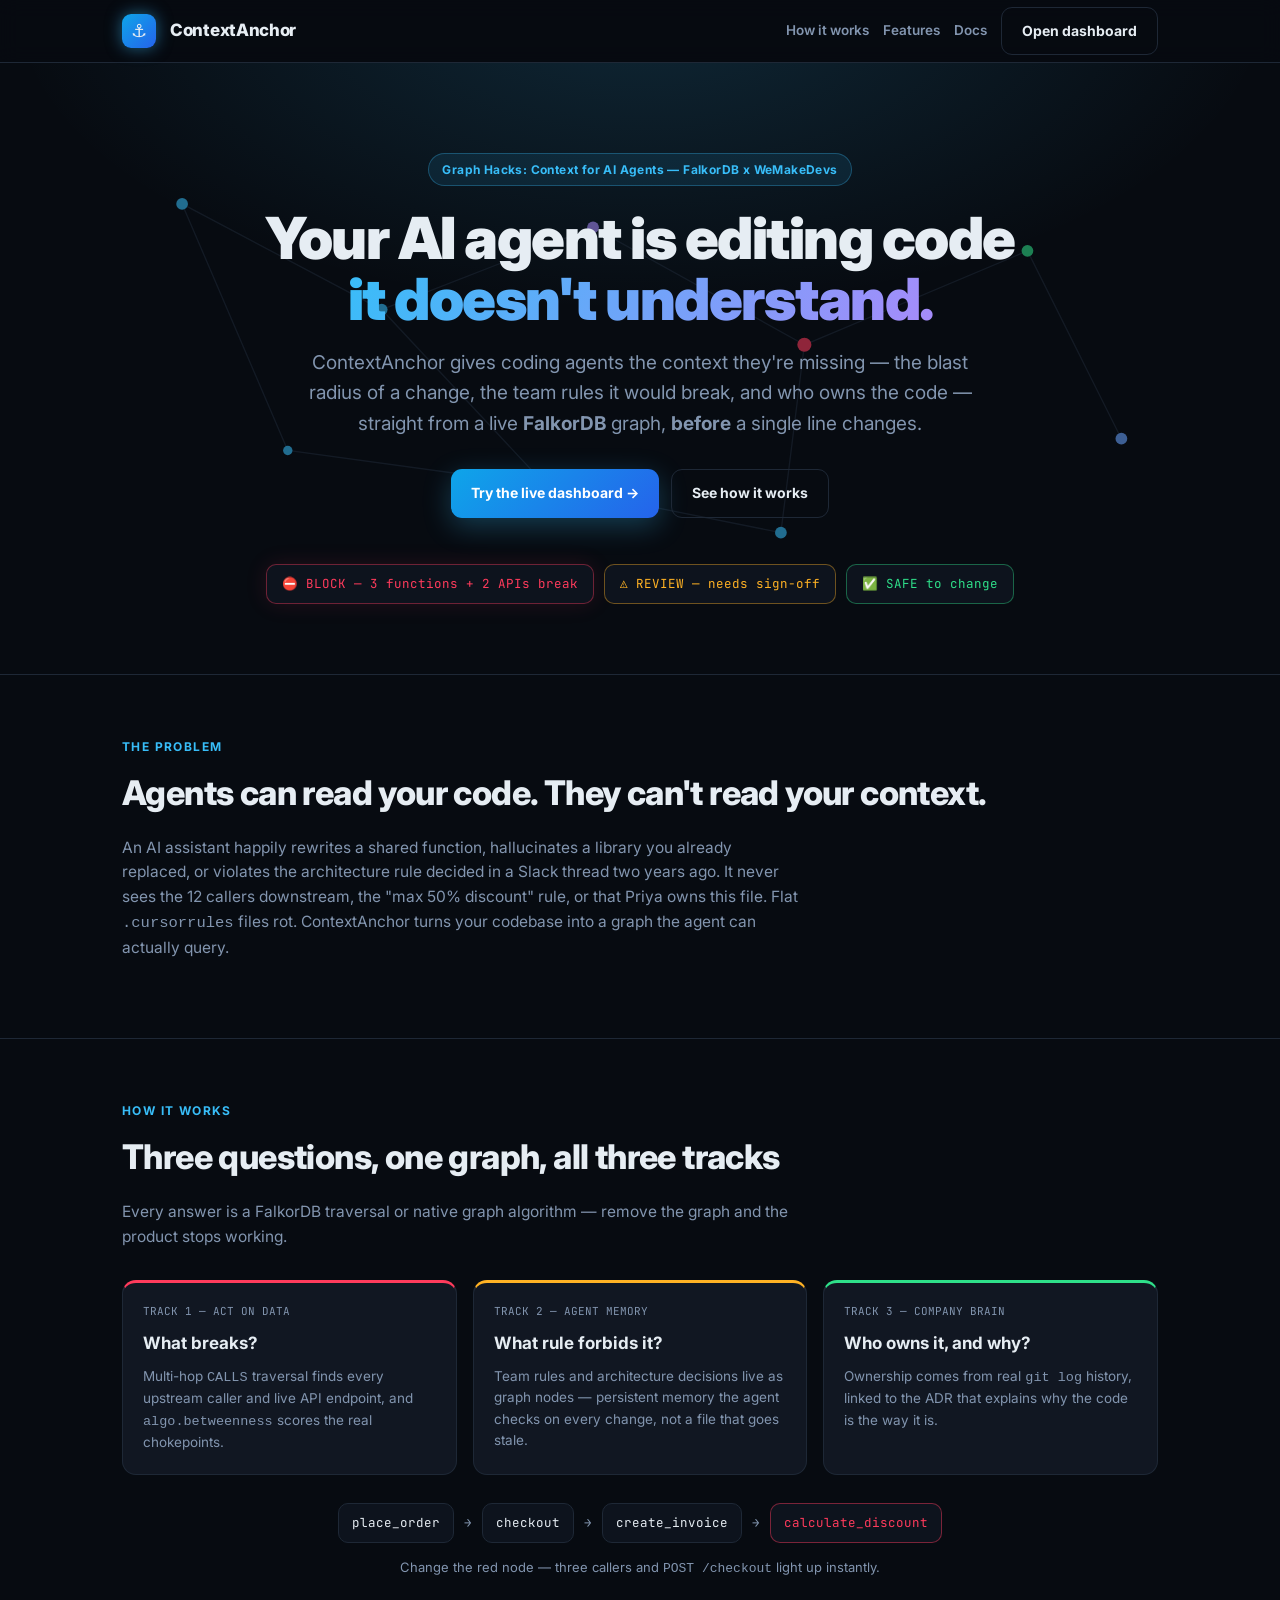
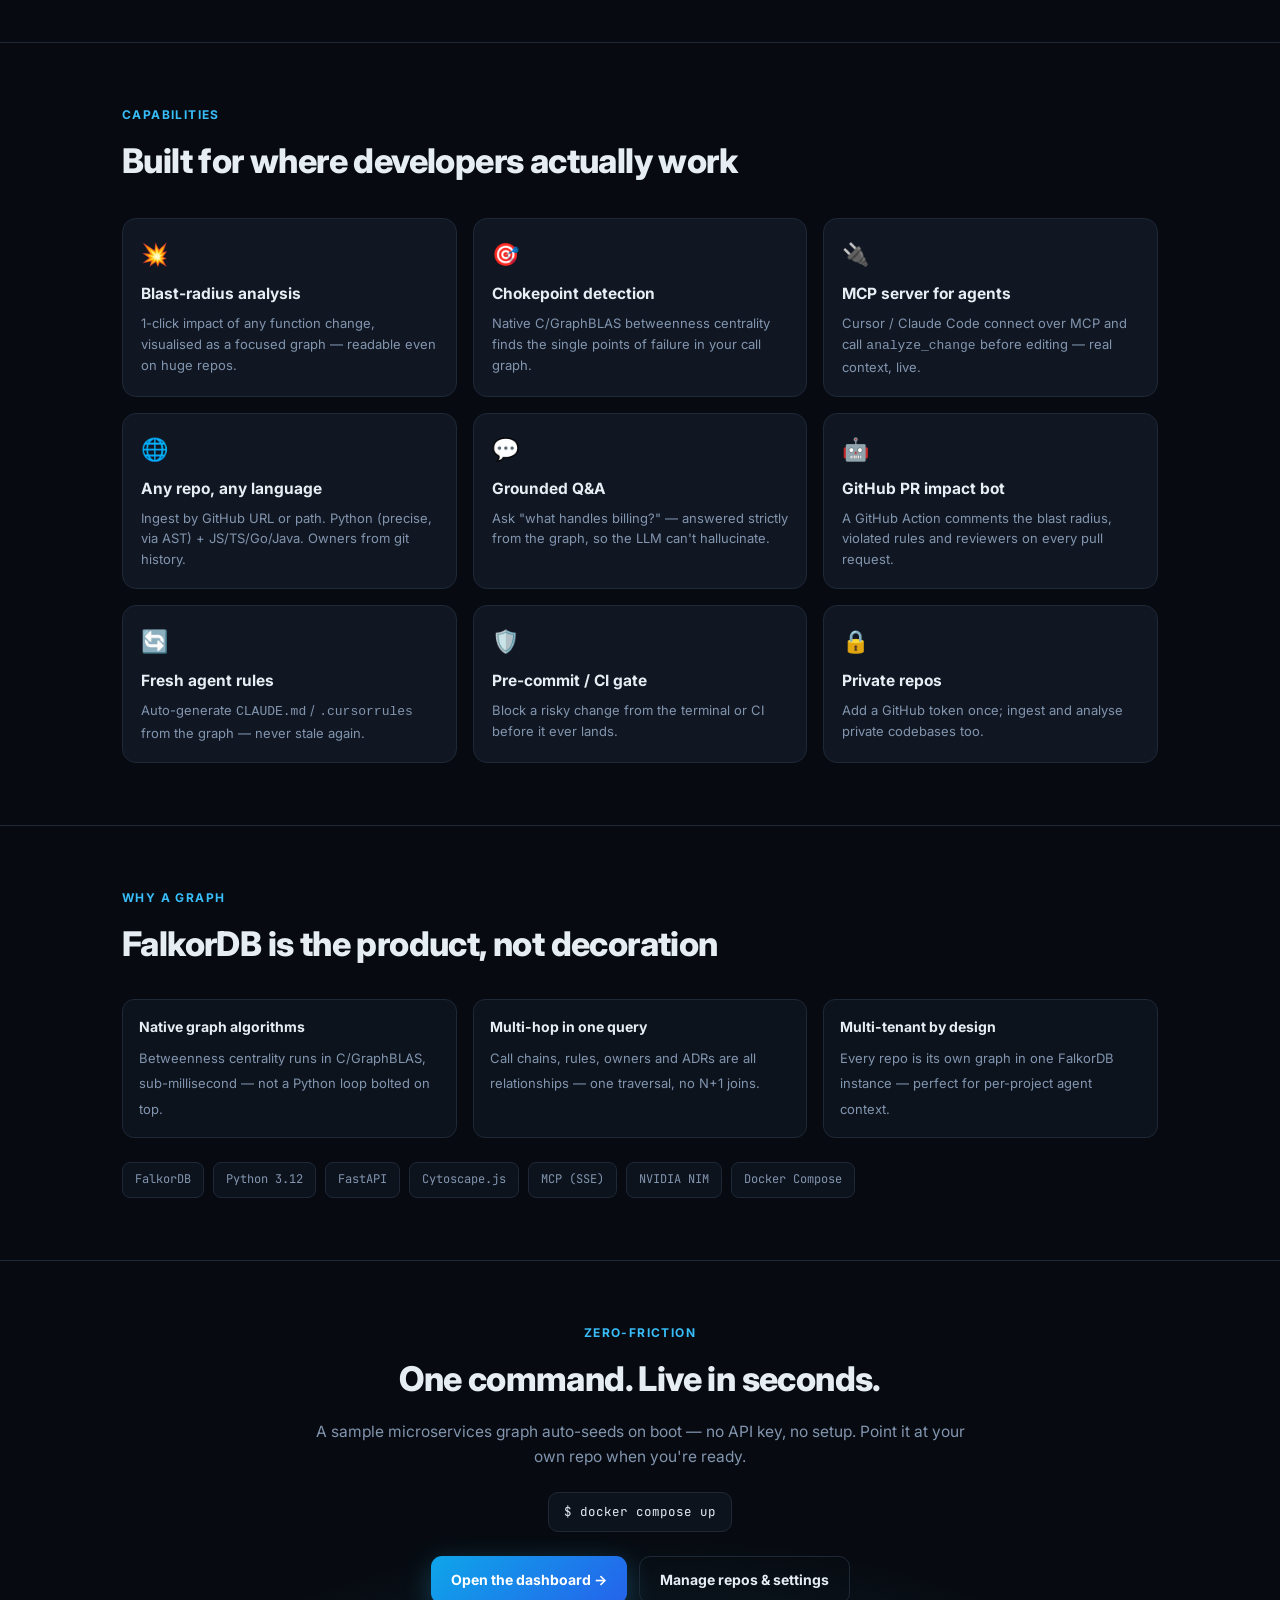
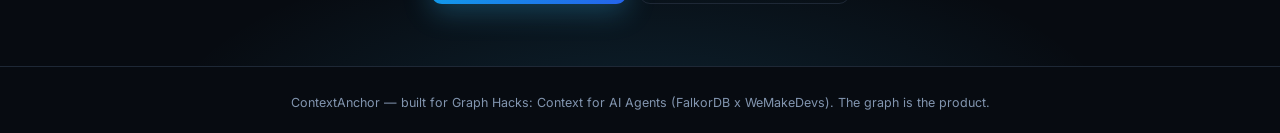
<file: app/static/landing.html>
<!doctype html>
<html lang="en">
<head>
<meta charset="utf-8" />
<meta name="viewport" content="width=device-width, initial-scale=1" />
<title>ContextAnchor — Impact guardian for AI-assisted code</title>
<meta name="description" content="Give AI coding agents the context they're missing — blast radius, team rules and ownership — straight from a FalkorDB graph, before any change." />
<link rel="preconnect" href="https://fonts.googleapis.com">
<link href="https://fonts.googleapis.com/css2?family=Inter:wght@400;500;600;700;800;900&family=JetBrains+Mono:wght@400;600&display=swap" rel="stylesheet">
<style>
:root{--bg:#070b11;--panel:#111722;--panel2:#0d131d;--line:#1e2836;--txt:#e6edf3;--mut:#8295af;--acc:#38bdf8;--red:#ff3b5c;--amber:#ffb224;--green:#2fe08a;--blue:#6aa5ff;--violet:#a78bfa;--mono:'JetBrains Mono',monospace}
*{box-sizing:border-box}html{scroll-behavior:smooth}
body{margin:0;background:var(--bg);color:var(--txt);font-family:'Inter',system-ui,sans-serif;line-height:1.6;overflow-x:hidden}
a{color:inherit}
.wrap{max-width:1080px;margin:0 auto;padding:0 22px}
.btn{display:inline-flex;align-items:center;gap:8px;border-radius:11px;padding:12px 20px;font-weight:700;font-size:14px;text-decoration:none;border:1px solid var(--line);transition:.15s}
.btn.primary{background:linear-gradient(135deg,#0ea5e9,#2563eb);color:#fff;border:none;box-shadow:0 8px 28px rgba(56,189,248,.28)}
.btn.primary:hover{filter:brightness(1.08);transform:translateY(-1px)}
.btn.ghost:hover{border-color:var(--acc);color:var(--acc)}

nav{position:sticky;top:0;z-index:50;backdrop-filter:blur(10px);background:rgba(7,11,17,.72);border-bottom:1px solid var(--line)}
nav .wrap{display:flex;align-items:center;gap:14px;height:62px}
.logo{width:34px;height:34px;display:grid;place-items:center;font-size:18px;background:linear-gradient(135deg,#0ea5e9,#2563eb);border-radius:9px;box-shadow:0 0 16px rgba(56,189,248,.5)}
.brand{font-weight:800;font-size:17px;letter-spacing:-.3px}
nav .sp{flex:1}
nav a.link{font-size:13.5px;color:var(--mut);text-decoration:none;font-weight:600}
nav a.link:hover{color:var(--txt)}

.hero{position:relative;padding:90px 0 70px;text-align:center;overflow:hidden}
.hero:before{content:"";position:absolute;inset:0;background:radial-gradient(900px 440px at 50% -10%,rgba(56,189,248,.16),transparent 70%);pointer-events:none}
.tagpill{display:inline-block;font-size:12px;font-weight:700;letter-spacing:.4px;color:var(--acc);background:rgba(56,189,248,.1);border:1px solid rgba(56,189,248,.3);padding:6px 13px;border-radius:999px;margin-bottom:22px}
h1{font-size:clamp(32px,6vw,58px);line-height:1.05;letter-spacing:-1.5px;margin:0 0 18px;font-weight:900}
h1 .grad{background:linear-gradient(120deg,#38bdf8,#a78bfa);-webkit-background-clip:text;background-clip:text;color:transparent}
.lead{font-size:clamp(15px,2.2vw,19px);color:var(--mut);max-width:680px;margin:0 auto 30px}
.cta{display:flex;gap:12px;justify-content:center;flex-wrap:wrap}

.verdictbar{display:flex;gap:10px;justify-content:center;flex-wrap:wrap;margin-top:46px}
.vchip{font-family:var(--mono);font-size:12.5px;padding:9px 15px;border-radius:10px;border:1px solid var(--line);background:var(--panel2)}
.vchip.block{color:var(--red);border-color:rgba(255,59,92,.4);box-shadow:0 0 22px rgba(255,59,92,.12)}
.vchip.review{color:var(--amber);border-color:rgba(255,178,36,.4)}
.vchip.safe{color:var(--green);border-color:rgba(47,224,138,.4)}

section{padding:62px 0;border-top:1px solid var(--line)}
.eyebrow{font-size:12px;font-weight:700;letter-spacing:1.4px;text-transform:uppercase;color:var(--acc);margin-bottom:10px}
h2{font-size:clamp(24px,4vw,34px);letter-spacing:-.6px;margin:0 0 14px;font-weight:800}
.sub{color:var(--mut);max-width:680px;font-size:15.5px}

.tracks{display:grid;grid-template-columns:repeat(3,1fr);gap:16px;margin-top:30px}
.track{background:var(--panel);border:1px solid var(--line);border-radius:14px;padding:20px;position:relative}
.track .k{font-family:var(--mono);font-size:11px;color:var(--mut);margin-bottom:10px}
.track h3{margin:0 0 8px;font-size:17px}
.track p{margin:0;color:var(--mut);font-size:13.5px}
.track.t1{border-top:3px solid var(--red)}.track.t2{border-top:3px solid var(--amber)}.track.t3{border-top:3px solid var(--green)}

.grid{display:grid;grid-template-columns:repeat(3,1fr);gap:16px;margin-top:30px}
.card{background:var(--panel);border:1px solid var(--line);border-radius:14px;padding:18px;transition:.15s}
.card:hover{border-color:var(--acc);transform:translateY(-2px)}
.card .ic{font-size:22px;margin-bottom:10px}
.card h3{margin:0 0 6px;font-size:15.5px}
.card p{margin:0;color:var(--mut);font-size:13px}

.flow{display:flex;align-items:center;justify-content:center;gap:10px;flex-wrap:wrap;margin-top:28px;font-family:var(--mono);font-size:12.5px}
.node{padding:9px 13px;border-radius:10px;border:1px solid var(--line);background:var(--panel2)}
.node.hot{color:var(--red);border-color:rgba(255,59,92,.45)}
.arr{color:var(--mut)}

.why{display:grid;grid-template-columns:repeat(3,1fr);gap:16px;margin-top:28px}
.why div{background:var(--panel2);border:1px solid var(--line);border-radius:12px;padding:16px}
.why b{display:block;margin-bottom:6px;font-size:14px}
.why span{color:var(--mut);font-size:13px}

.tech{display:flex;gap:9px;flex-wrap:wrap;margin-top:24px}
.tech span{font-family:var(--mono);font-size:12px;color:var(--mut);border:1px solid var(--line);border-radius:8px;padding:7px 12px;background:var(--panel2)}

.final{text-align:center;background:radial-gradient(700px 300px at 50% 120%,rgba(56,189,248,.14),transparent 70%)}
footer{border-top:1px solid var(--line);padding:26px 0;color:var(--mut);font-size:12.5px;text-align:center}
@media(max-width:760px){.tracks,.grid,.why{grid-template-columns:1fr}}

.constellation{position:absolute;inset:0;width:100%;height:100%;z-index:0;opacity:.55;pointer-events:none}
.constellation .n{animation:pul 3.4s ease-in-out infinite}
.constellation .n2{animation-delay:1.1s}.constellation .n3{animation-delay:2.2s}
@keyframes pul{0%,100%{opacity:.35}50%{opacity:1;filter:drop-shadow(0 0 7px currentColor)}}
.hero .wrap{position:relative;z-index:1}
.reveal{opacity:0;transform:translateY(20px);transition:opacity .6s ease,transform .6s ease}
.reveal.in{opacity:1;transform:none}
@media(prefers-reduced-motion:reduce){.reveal{opacity:1;transform:none}.constellation .n{animation:none}}
</style>
</head>
<body>
<nav><div class="wrap">
  <div class="logo">⚓</div><div class="brand">ContextAnchor</div>
  <div class="sp"></div>
  <a class="link" href="#how">How it works</a>
  <a class="link" href="#features">Features</a>
  <a class="link" href="/docs">Docs</a>
  <a class="btn ghost" href="/">Open dashboard</a>
</div></nav>

<header class="hero">
  <svg class="constellation" viewBox="0 0 1200 520" preserveAspectRatio="xMidYMid slice" aria-hidden="true">
    <g stroke="#1e2836" stroke-width="1.1">
      <line x1="210" y1="120" x2="380" y2="210"/><line x1="380" y1="210" x2="560" y2="140"/>
      <line x1="560" y1="140" x2="740" y2="240"/><line x1="740" y1="240" x2="930" y2="160"/>
      <line x1="380" y1="210" x2="520" y2="360"/><line x1="520" y1="360" x2="720" y2="400"/>
      <line x1="740" y1="240" x2="720" y2="400"/><line x1="930" y1="160" x2="1010" y2="320"/>
      <line x1="210" y1="120" x2="300" y2="330"/><line x1="300" y1="330" x2="520" y2="360"/>
    </g>
    <g>
      <circle class="n" cx="210" cy="120" r="5" fill="#38bdf8"/>
      <circle class="n n2" cx="380" cy="210" r="5" fill="#38bdf8"/>
      <circle class="n n3" cx="560" cy="140" r="5" fill="#a78bfa"/>
      <circle class="n" cx="740" cy="240" r="6" fill="#ff3b5c"/>
      <circle class="n n2" cx="930" cy="160" r="5" fill="#2fe08a"/>
      <circle class="n n3" cx="520" cy="360" r="5" fill="#ffb224"/>
      <circle class="n" cx="720" cy="400" r="5" fill="#38bdf8"/>
      <circle class="n n2" cx="1010" cy="320" r="5" fill="#6aa5ff"/>
      <circle class="n n3" cx="300" cy="330" r="4" fill="#38bdf8"/>
    </g>
  </svg>
  <div class="wrap">
  <div class="tagpill">Graph Hacks: Context for AI Agents — FalkorDB x WeMakeDevs</div>
  <h1>Your AI agent is editing code<br><span class="grad">it doesn't understand.</span></h1>
  <p class="lead">ContextAnchor gives coding agents the context they're missing — the blast
  radius of a change, the team rules it would break, and who owns the code — straight from a
  live <b>FalkorDB</b> graph, <b>before</b> a single line changes.</p>
  <div class="cta">
    <a class="btn primary" href="/">Try the live dashboard →</a>
    <a class="btn ghost" href="#how">See how it works</a>
  </div>
  <div class="verdictbar">
    <span class="vchip block">⛔ BLOCK — 3 functions + 2 APIs break</span>
    <span class="vchip review">⚠️ REVIEW — needs sign-off</span>
    <span class="vchip safe">✅ SAFE to change</span>
  </div>
</div></header>

<section id="problem"><div class="wrap">
  <div class="eyebrow">The problem</div>
  <h2>Agents can read your code. They can't read your context.</h2>
  <p class="sub">An AI assistant happily rewrites a shared function, hallucinates a library you
  already replaced, or violates the architecture rule decided in a Slack thread two years ago.
  It never sees the 12 callers downstream, the "max 50% discount" rule, or that Priya owns this
  file. Flat <code>.cursorrules</code> files rot. ContextAnchor turns your codebase into a graph
  the agent can actually query.</p>
</div></section>

<section id="how"><div class="wrap">
  <div class="eyebrow">How it works</div>
  <h2>Three questions, one graph, all three tracks</h2>
  <p class="sub">Every answer is a FalkorDB traversal or native graph algorithm — remove the graph
  and the product stops working.</p>
  <div class="tracks">
    <div class="track t1"><div class="k">TRACK 1 — ACT ON DATA</div><h3>What breaks?</h3>
      <p>Multi-hop <code>CALLS</code> traversal finds every upstream caller and live API endpoint,
      and <code>algo.betweenness</code> scores the real chokepoints.</p></div>
    <div class="track t2"><div class="k">TRACK 2 — AGENT MEMORY</div><h3>What rule forbids it?</h3>
      <p>Team rules and architecture decisions live as graph nodes — persistent memory the agent
      checks on every change, not a file that goes stale.</p></div>
    <div class="track t3"><div class="k">TRACK 3 — COMPANY BRAIN</div><h3>Who owns it, and why?</h3>
      <p>Ownership comes from real <code>git log</code> history, linked to the ADR that explains
      why the code is the way it is.</p></div>
  </div>
  <div class="flow">
    <span class="node">place_order</span><span class="arr">→</span>
    <span class="node">checkout</span><span class="arr">→</span>
    <span class="node">create_invoice</span><span class="arr">→</span>
    <span class="node hot">calculate_discount</span>
  </div>
  <p class="sub" style="text-align:center;margin:14px auto 0;font-size:13px">Change the red node — three callers and
  <code>POST /checkout</code> light up instantly.</p>
</div></section>

<section id="features"><div class="wrap">
  <div class="eyebrow">Capabilities</div>
  <h2>Built for where developers actually work</h2>
  <div class="grid">
    <div class="card"><div class="ic">💥</div><h3>Blast-radius analysis</h3><p>1-click impact of any function change, visualised as a focused graph — readable even on huge repos.</p></div>
    <div class="card"><div class="ic">🎯</div><h3>Chokepoint detection</h3><p>Native C/GraphBLAS betweenness centrality finds the single points of failure in your call graph.</p></div>
    <div class="card"><div class="ic">🔌</div><h3>MCP server for agents</h3><p>Cursor / Claude Code connect over MCP and call <code>analyze_change</code> before editing — real context, live.</p></div>
    <div class="card"><div class="ic">🌐</div><h3>Any repo, any language</h3><p>Ingest by GitHub URL or path. Python (precise, via AST) + JS/TS/Go/Java. Owners from git history.</p></div>
    <div class="card"><div class="ic">💬</div><h3>Grounded Q&amp;A</h3><p>Ask "what handles billing?" — answered strictly from the graph, so the LLM can't hallucinate.</p></div>
    <div class="card"><div class="ic">🤖</div><h3>GitHub PR impact bot</h3><p>A GitHub Action comments the blast radius, violated rules and reviewers on every pull request.</p></div>
    <div class="card"><div class="ic">🔄</div><h3>Fresh agent rules</h3><p>Auto-generate <code>CLAUDE.md</code> / <code>.cursorrules</code> from the graph — never stale again.</p></div>
    <div class="card"><div class="ic">🛡️</div><h3>Pre-commit / CI gate</h3><p>Block a risky change from the terminal or CI before it ever lands.</p></div>
    <div class="card"><div class="ic">🔒</div><h3>Private repos</h3><p>Add a GitHub token once; ingest and analyse private codebases too.</p></div>
  </div>
</div></section>

<section id="why"><div class="wrap">
  <div class="eyebrow">Why a graph</div>
  <h2>FalkorDB is the product, not decoration</h2>
  <div class="why">
    <div><b>Native graph algorithms</b><span>Betweenness centrality runs in C/GraphBLAS, sub-millisecond — not a Python loop bolted on top.</span></div>
    <div><b>Multi-hop in one query</b><span>Call chains, rules, owners and ADRs are all relationships — one traversal, no N+1 joins.</span></div>
    <div><b>Multi-tenant by design</b><span>Every repo is its own graph in one FalkorDB instance — perfect for per-project agent context.</span></div>
  </div>
  <div class="tech">
    <span>FalkorDB</span><span>Python 3.12</span><span>FastAPI</span><span>Cytoscape.js</span><span>MCP (SSE)</span><span>NVIDIA NIM</span><span>Docker Compose</span>
  </div>
</div></section>

<section class="final"><div class="wrap">
  <div class="eyebrow">Zero-friction</div>
  <h2>One command. Live in seconds.</h2>
  <p class="sub" style="margin:0 auto 22px">A sample microservices graph auto-seeds on boot — no API key, no setup. Point it at your own repo when you're ready.</p>
  <div class="vchip" style="font-family:var(--mono);display:inline-block;margin-bottom:24px">$ docker compose up</div>
  <div class="cta">
    <a class="btn primary" href="/">Open the dashboard →</a>
    <a class="btn ghost" href="/manage">Manage repos &amp; settings</a>
  </div>
</div></section>

<footer><div class="wrap">ContextAnchor — built for Graph Hacks: Context for AI Agents (FalkorDB x WeMakeDevs). The graph is the product.</div></footer>
<script>
(function(){
  var io=new IntersectionObserver(function(es){es.forEach(function(e){if(e.isIntersecting){e.target.classList.add("in");io.unobserve(e.target);}});},{threshold:.12});
  document.querySelectorAll("section,.track,.card,.why div").forEach(function(el){el.classList.add("reveal");io.observe(el);});
})();
</script>
</body>
</html>
</file>
